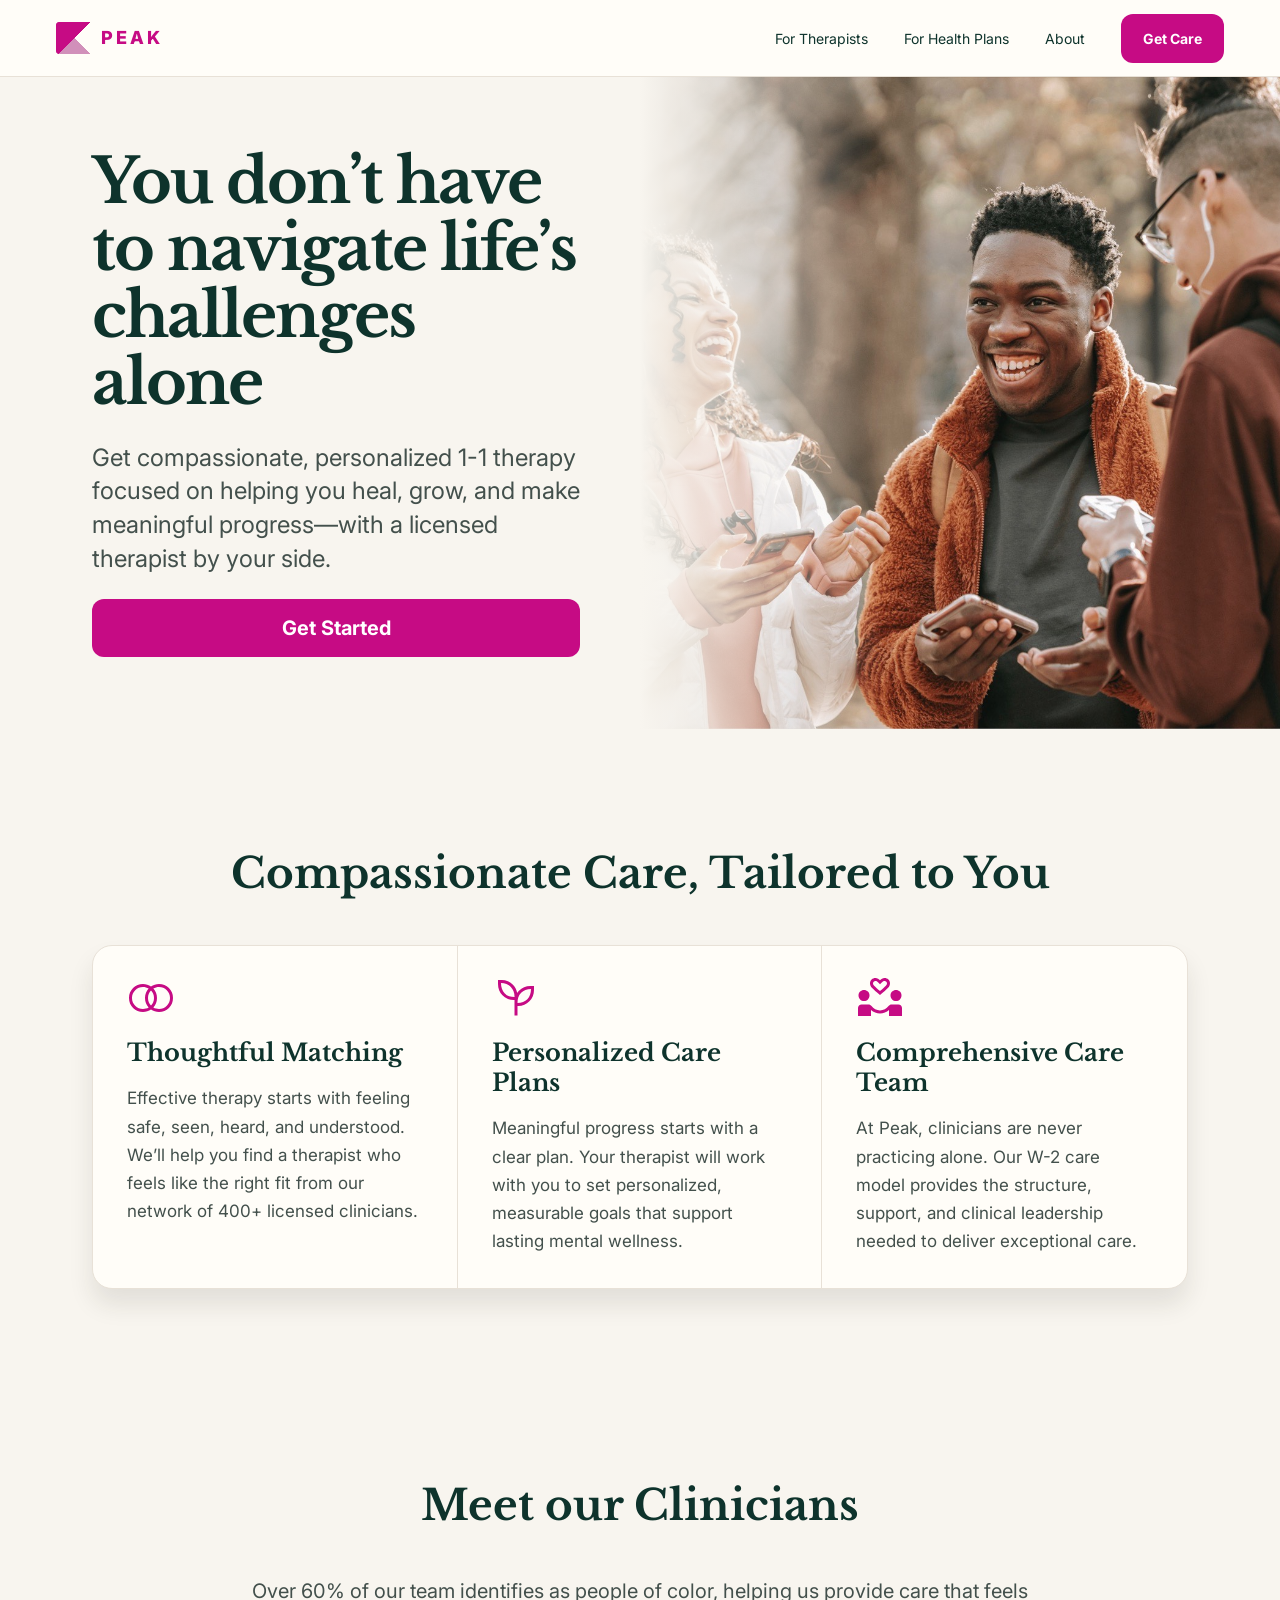
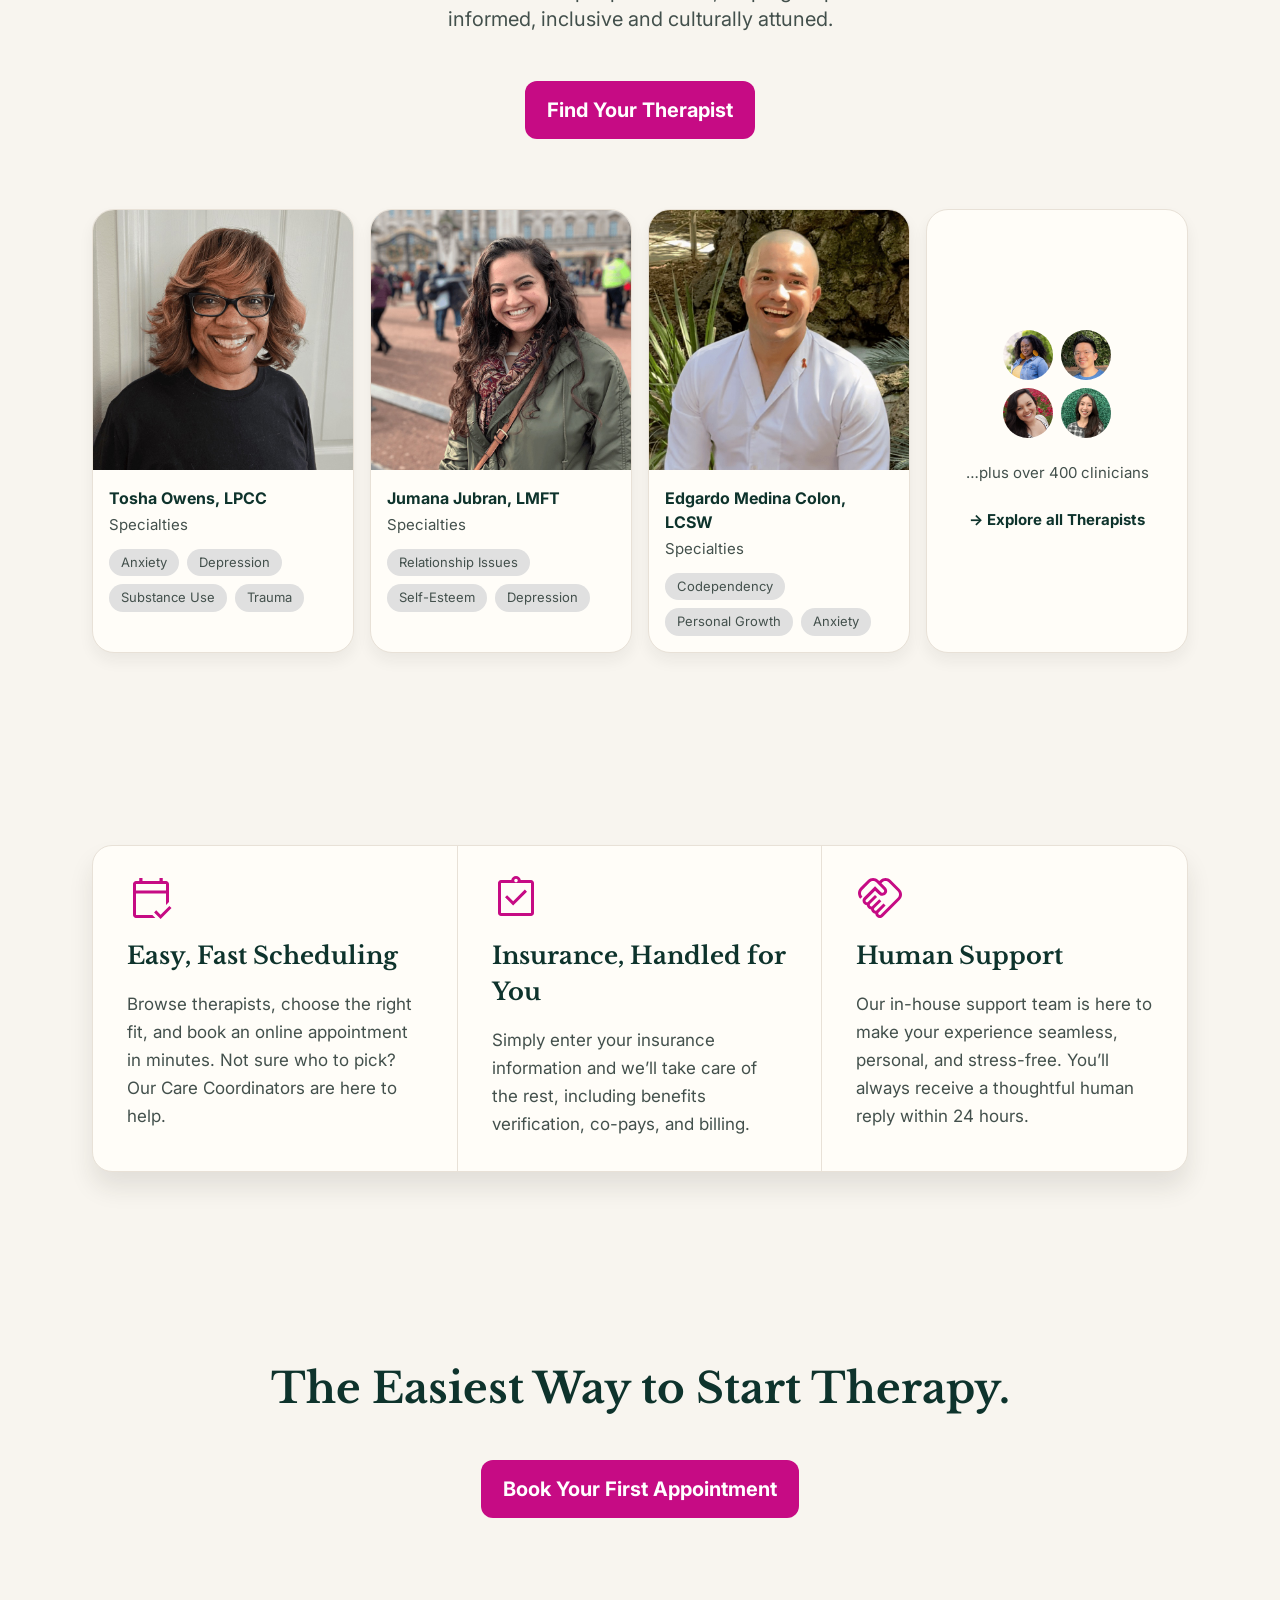
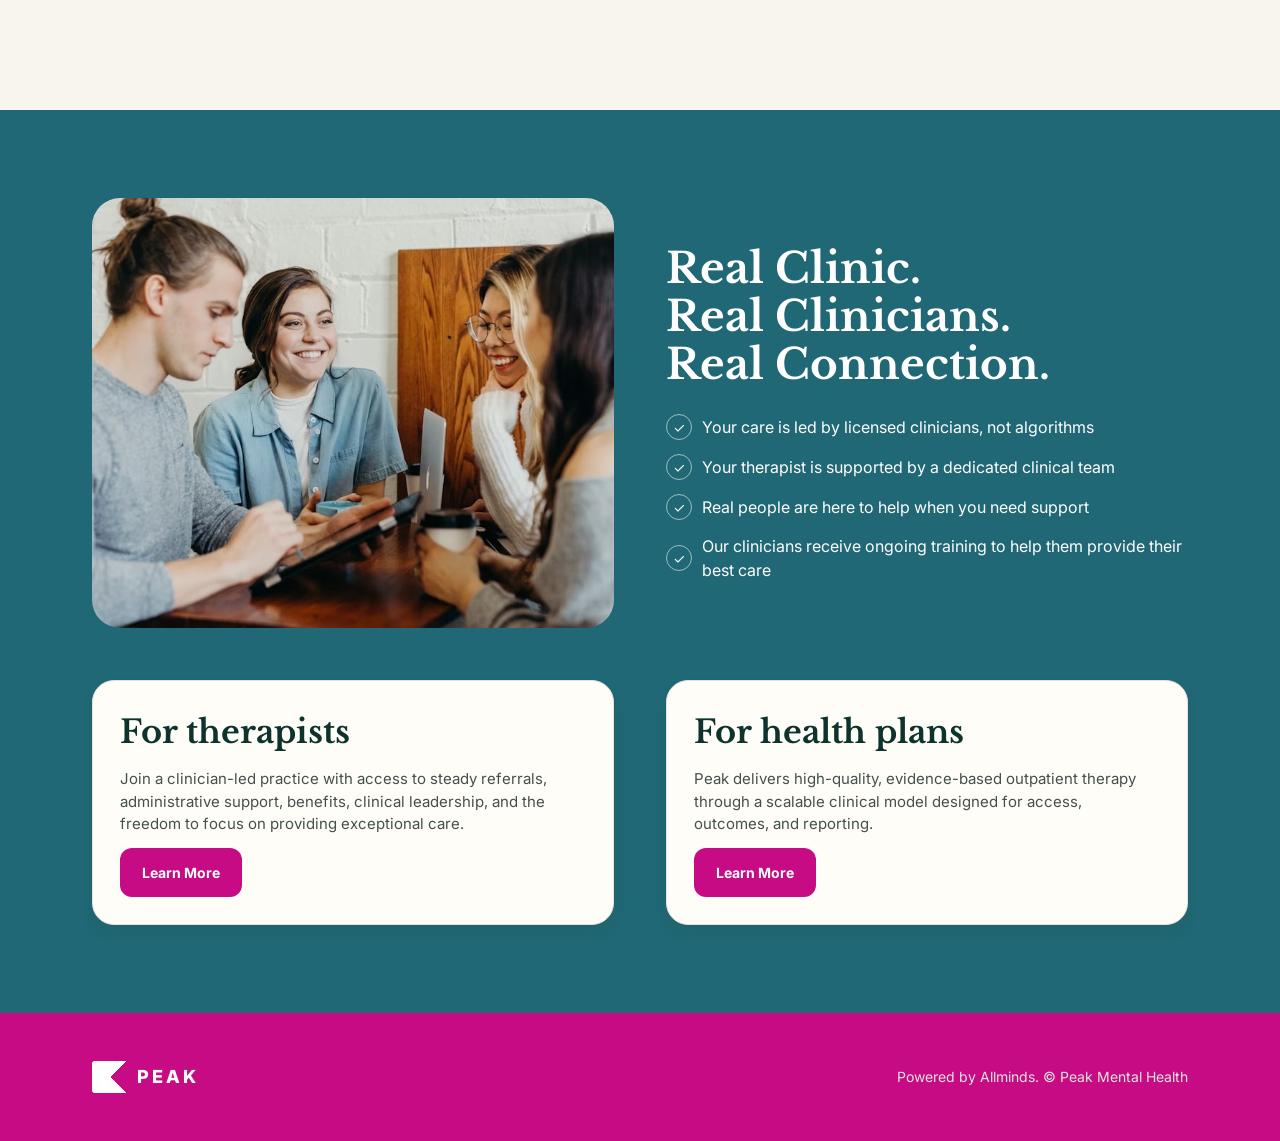
<file: index.html>
<!DOCTYPE html>
<html lang="en">
<head>
<meta charset="UTF-8" />
<meta name="viewport" content="width=device-width, initial-scale=1.0" />
<title>Peak Mental Health — Care that's accessible, inclusive, and effective</title>
<meta name="description" content="Get the support you need through 1-1 therapy focused on goals and progress, with professional help every step of the way." />
<link rel="icon" href="assets/icons/logo-mark.svg" type="image/svg+xml" />
<link rel="preconnect" href="https://fonts.googleapis.com" />
<link rel="preconnect" href="https://fonts.gstatic.com" crossorigin />
<link href="https://fonts.googleapis.com/css2?family=Libre+Baskerville:wght@400;700&family=Inter:wght@400;500;700;800&display=swap" rel="stylesheet" />
<link rel="stylesheet" href="styles.css" />
</head>
<body>

<header class="nav">
  <div class="nav__inner">
    <a class="brand" href="#top">
      <img src="assets/icons/logo-mark.svg" alt="" class="brand__mark" width="45" height="32" />
      <span class="brand__text">
        <span class="brand__name">PEAK</span>
      </span>
    </a>
    <nav class="nav__links" id="nav-links">
      <a href="therapists.html">For Therapists</a>
      <a href="health-plans.html">For Health Plans</a>
      <a href="#about">About</a>
      <a href="https://app.getallminds.com/matching" class="btn btn--pink btn--sm">Get Care</a>
    </nav>
    <button class="nav__toggle" id="nav-toggle" aria-label="Toggle menu" aria-expanded="false" aria-controls="nav-links">
      <span></span><span></span><span></span>
    </button>
  </div>
</header>

<main id="top">

  <section class="hero">
    <div class="hero__bg" aria-hidden="true">
      <img src="assets/img/hero-bg.jpg" alt="" />
      <div class="hero__gradient"></div>
    </div>
    <div class="hero__content">
      <h1>You don’t have to navigate life’s challenges alone</h1>
      <p>Get compassionate, personalized 1-1 therapy focused on helping you heal, grow, and make meaningful progress—with a licensed therapist by your side.</p>
      <a href="https://app.getallminds.com/matching" class="btn btn--pink btn--lg">Get Started</a>
    </div>
  </section>

  <section class="logos" aria-label="Insurance partners">
    <img src="assets/img/logo-1.png" alt="Insurance partner logo" />
    <img src="assets/img/logo-cigna.png" alt="Cigna" />
    <img src="assets/img/logo-3.png" alt="Insurance partner logo" />
    <img src="assets/img/logo-alliance.png" alt="Alliance" />
  </section>

  <section class="section">
    
    <div class="care-model">
      <h2 class="section__title">Compassionate Care, Tailored to You</h2>
      <div class="feature-grid">
        <div class="feature-card">
          <img src="assets/icons/icon-matching.svg" alt="" class="feature-card__icon" />
          <h3>Thoughtful Matching</h3>
          <p>Effective therapy starts with feeling safe, seen, heard, and understood. We’ll help you find a therapist who feels like the right fit from our network of 400+ licensed clinicians.</p>
        </div>
        <div class="feature-card">
          <img src="assets/icons/icon-care-plan.svg" alt="" class="feature-card__icon" />
          <h3>Personalized Care Plans</h3>
          <p>Meaningful progress starts with a clear plan. Your therapist will work with you to set personalized, measurable goals that support lasting mental wellness.</p>
        </div>
        <div class="feature-card">
          <img src="assets/icons/icon-care-team.svg" alt="" class="feature-card__icon" />
          <h3>Comprehensive Care Team</h3>
          <p>At Peak, clinicians are never practicing alone. Our W-2 care model provides the structure, support, and clinical leadership needed to deliver exceptional care.</p>
        </div>
      </div>
    </div>

    <div class="clinicians">
      <h2 class="section__title">Meet our Clinicians</h2>
      <p class="section__lead">Over 60% of our team identifies as people of color, helping us provide care that feels informed, inclusive and culturally attuned.</p>
      <a href="https://app.getallminds.com/matching" class="btn btn--pink btn--lg">Find Your Therapist</a>

      <div class="clinician-grid">
        <article class="clinician-card">
          <img src="assets/img/clinician-1.jpg" alt="Tosha Owens, LPCC" />
          <div class="clinician-card__body">
            <h3>Tosha Owens, LPCC</h3>
            <p class="clinician-card__label">Specialties</p>
            <div class="tags">
              <span>Anxiety</span><span>Depression</span><span>Substance Use</span><span>Trauma</span>
            </div>
          </div>
        </article>
        <article class="clinician-card">
          <img src="assets/img/clinician-2.jpg" alt="Jumana Jubran, LMFT" />
          <div class="clinician-card__body">
            <h3>Jumana Jubran, LMFT</h3>
            <p class="clinician-card__label">Specialties</p>
            <div class="tags">
              <span>Relationship Issues</span><span>Self-Esteem</span><span>Depression</span>
            </div>
          </div>
        </article>
        <article class="clinician-card">
          <img src="assets/img/clinician-3.jpg" alt="Edgardo Medina Colon, LCSW" />
          <div class="clinician-card__body">
            <h3>Edgardo Medina Colon, LCSW</h3>
            <p class="clinician-card__label">Specialties</p>
            <div class="tags">
              <span>Codependency</span><span>Personal Growth</span><span>Anxiety</span>
            </div>
          </div>
        </article>
        <article class="clinician-card clinician-card--more">
          <div class="avatar-grid">
            <img src="assets/img/clinician-avatar-1.jpg" alt="" />
            <img src="assets/img/clinician-avatar-2.jpg" alt="" />
            <img src="assets/img/clinician-avatar-3.jpg" alt="" />
            <img src="assets/img/clinician-avatar-4.jpg" alt="" />
          </div>
          <p class="clinician-card__more-label">&hellip;plus over 400 clinicians</p>
          <a href="https://app.getallminds.com/matching" class="clinician-card__more-link">&rarr; Explore all Therapists</a>
        </article>
      </div>
    </div>

    <div class="how-it-works">
      <div class="how-it-works__col">
        <img src="assets/icons/icon-scheduling.svg" alt="" class="feature-card__icon" />
        <h3>Easy, Fast Scheduling</h3>
        <p>Browse therapists, choose the right fit, and book an online appointment in minutes. Not sure who to pick? Our Care Coordinators are here to help.</p>
      </div>
      <div class="how-it-works__col">
        <img src="assets/icons/icon-insurance.svg" alt="" class="feature-card__icon" />
        <h3>Insurance, Handled for You</h3>
        <p>Simply enter your insurance information and we&rsquo;ll take care of the rest, including benefits verification, co-pays, and billing.</p>
      </div>
      <div class="how-it-works__col">
        <img src="assets/icons/icon-support.svg" alt="" class="feature-card__icon" />
        <h3>Human Support</h3>
        <p>Our in-house support team is here to make your experience seamless, personal, and stress-free. You&rsquo;ll always receive a thoughtful human reply within 24 hours.</p>
      </div>
    </div>

    <div class="cta-block" id="get-care">
      <h2 class="section__title">The Easiest Way to Start Therapy.</h2>
      <a href="https://app.getallminds.com/matching" class="btn btn--pink btn--lg">Book Your First Appointment</a>
    </div>
  </section>

  <section class="split-band" id="about">
    <div class="split-band__image">
      <img src="assets/img/real-clinic.jpg" alt="Clinicians collaborating at Peak Mental Health" />
    </div>
    <div class="split-band__content">
      <h2>Real Clinic.<br />Real Clinicians.<br />Real Connection.</h2>
      <ul class="checklist">
        <li><span class="check">&#10003;</span>Your care is led by licensed clinicians, not algorithms</li>
        <li><span class="check">&#10003;</span>Your therapist is supported by a dedicated clinical team</li>
        <li><span class="check">&#10003;</span>Real people are here to help when you need support</li>
        <li><span class="check">&#10003;</span>Our clinicians receive ongoing training to help them provide their best care</li>
      </ul>
    </div>
    <div class="split-band__cards">
      <div class="info-card" id="therapists">
        <h3>For therapists</h3>
        <p>Join a clinician-led practice with access to steady referrals, administrative support, benefits, clinical leadership, and the freedom to focus on providing exceptional care.</p>
        <a href="therapists.html" class="btn btn--pink btn--sm">Learn More</a>
      </div>
      <div class="info-card" id="health-plans">
        <h3>For health plans</h3>
        <p>Peak delivers high-quality, evidence-based outpatient therapy through a scalable clinical model designed for access, outcomes, and reporting.</p>
        <a href="health-plans.html" class="btn btn--pink btn--sm">Learn More</a>
      </div>
    </div>
  </section>

</main>

<footer class="footer footer--pink">
  <a class="brand" href="index.html">
    <img src="assets/icons/logo-mark.svg" alt="" class="brand__mark" width="45" height="32" />
    <span class="brand__text brand__text--light">
      <span class="brand__name">PEAK</span>
    </span>
  </a>
  <p>Powered by Allminds. &copy; Peak Mental Health</p>
</footer>

<script src="script.js"></script>
</body>
</html>
</file>
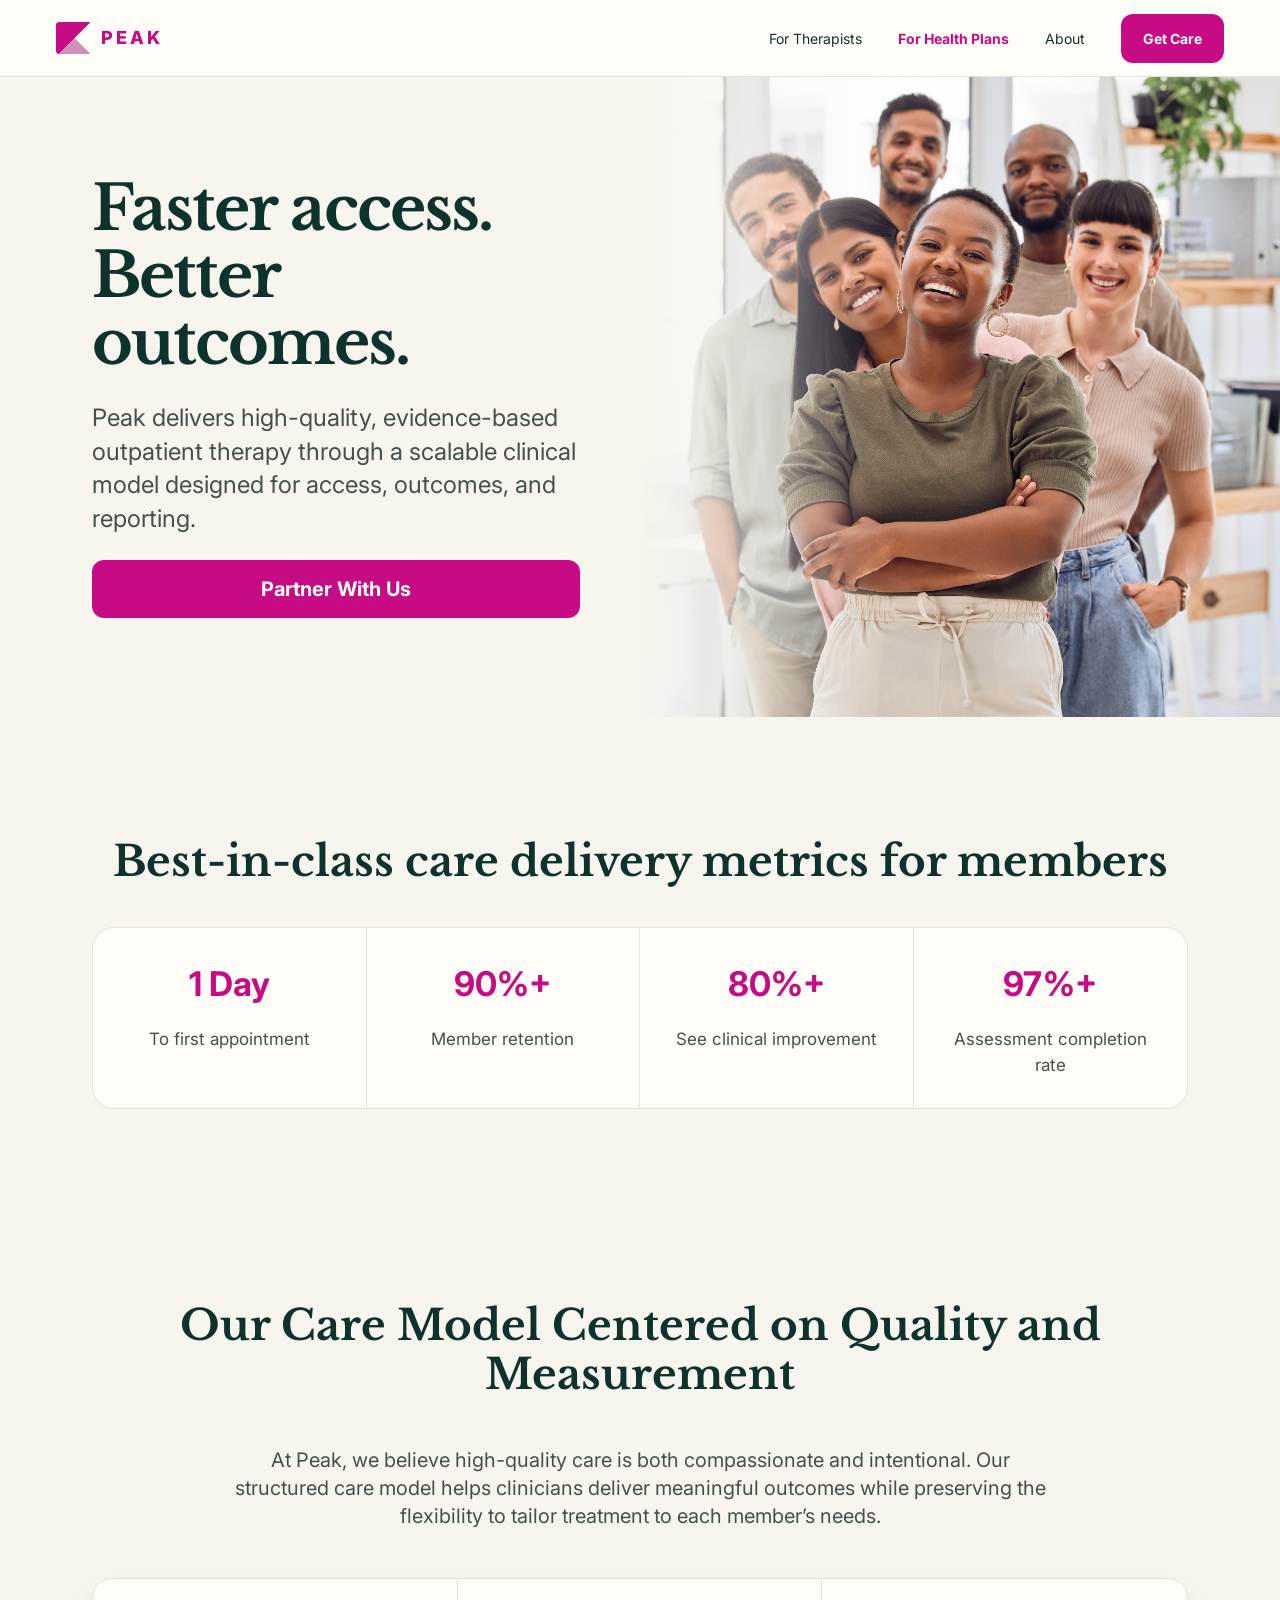
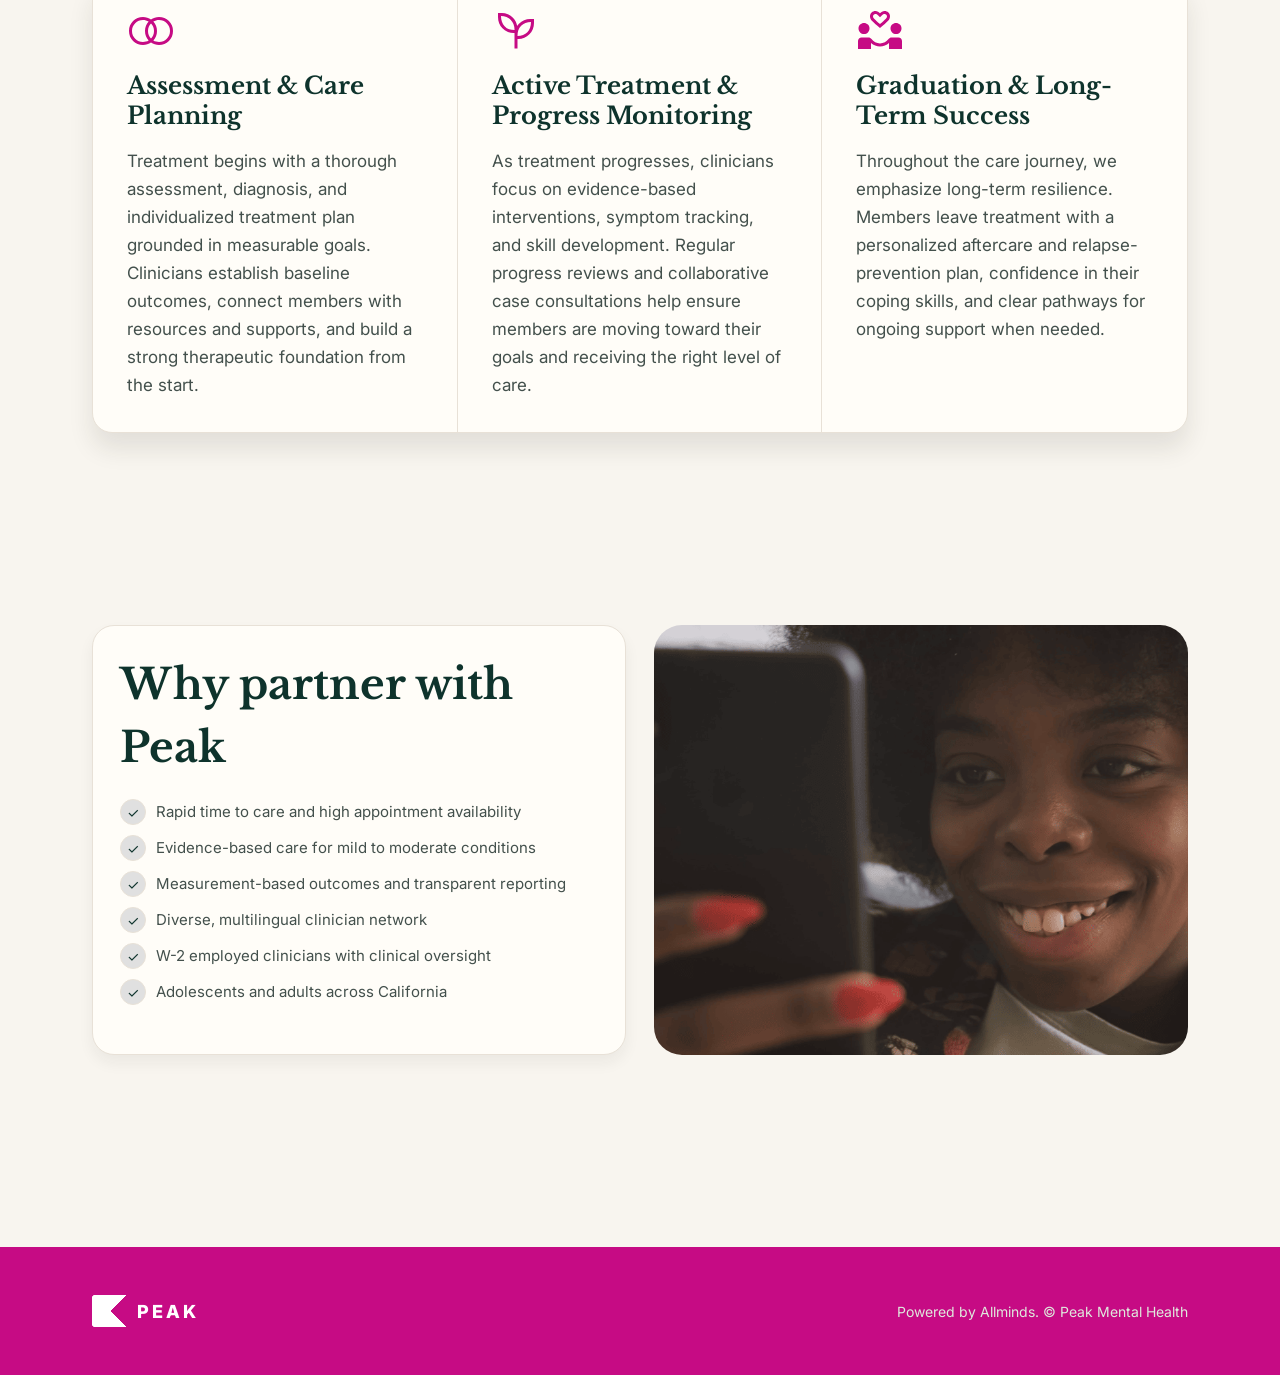
<file: health-plans.html>
<!DOCTYPE html>
<html lang="en">
<head>
<meta charset="UTF-8" />
<meta name="viewport" content="width=device-width, initial-scale=1.0" />
<title>For Health Plans — Peak Mental Health</title>
<meta name="description" content="Peak delivers high-quality, evidence-based outpatient therapy through a scalable clinical model designed for access, outcomes, and reporting." />
<link rel="icon" href="assets/icons/logo-mark.svg" type="image/svg+xml" />
<link rel="preconnect" href="https://fonts.googleapis.com" />
<link rel="preconnect" href="https://fonts.gstatic.com" crossorigin />
<link href="https://fonts.googleapis.com/css2?family=Libre+Baskerville:wght@400;700&family=Inter:wght@400;500;700;800&display=swap" rel="stylesheet" />
<link rel="stylesheet" href="styles.css" />
</head>
<body>

<header class="nav">
  <div class="nav__inner">
    <a class="brand" href="index.html">
      <img src="assets/icons/logo-mark.svg" alt="" class="brand__mark" width="45" height="32" />
      <span class="brand__text">
        <span class="brand__name">PEAK</span>
      </span>
    </a>
    <nav class="nav__links" id="nav-links">
      <a href="therapists.html">For Therapists</a>
      <a href="health-plans.html" class="is-active">For Health Plans</a>
      <a href="index.html#about">About</a>
      <a href="https://app.getallminds.com/matching" class="btn btn--pink btn--sm">Get Care</a>
    </nav>
    <button class="nav__toggle" id="nav-toggle" aria-label="Toggle menu" aria-expanded="false" aria-controls="nav-links">
      <span></span><span></span><span></span>
    </button>
  </div>
</header>

<main id="top">

  <section class="hero">
    <div class="hero__bg" aria-hidden="true">
      <img src="assets/img/clinicians.jpg" alt="" />
      <div class="hero__gradient"></div>
    </div>
    <div class="hero__content">
      <h1>Faster access. Better outcomes.</h1>
      <p>Peak delivers high-quality, evidence-based outpatient therapy through a scalable clinical model designed for access, outcomes, and reporting.</p>
      <a href="#partner" class="btn btn--pink btn--lg">Partner With Us</a>
    </div>
  </section>

  <section class="section">

    <div class="stats-block">
      <h2 class="section__title">Best-in-class care delivery metrics for members</h2>
      <div class="stats-grid">
        <div class="stat-card">
          <p class="stat-card__value">1 Day</p>
          <p class="stat-card__label">To first appointment</p>
        </div>
        <div class="stat-card">
          <p class="stat-card__value">90%+</p>
          <p class="stat-card__label">Member retention</p>
        </div>
        <div class="stat-card">
          <p class="stat-card__value">80%+</p>
          <p class="stat-card__label">See clinical improvement</p>
        </div>
        <div class="stat-card">
          <p class="stat-card__value">97%+</p>
          <p class="stat-card__label">Assessment completion rate</p>
        </div>
      </div>
    </div>

    <div class="care-model">
      <h2 class="section__title">Our Care Model Centered on Quality and Measurement</h2>
      <p class="section__lead">At Peak, we believe high-quality care is both compassionate and intentional. Our structured care model helps clinicians deliver meaningful outcomes while preserving the flexibility to tailor treatment to each member&rsquo;s needs.</p>

      <div class="feature-grid">
        <div class="feature-card">
          <img src="assets/icons/icon-matching.svg" alt="" class="feature-card__icon" />
          <h3>Assessment &amp; Care Planning</h3>
          <p>Treatment begins with a thorough assessment, diagnosis, and individualized treatment plan grounded in measurable goals. Clinicians establish baseline outcomes, connect members with resources and supports, and build a strong therapeutic foundation from the start.</p>
        </div>
        <div class="feature-card">
          <img src="assets/icons/icon-care-plan.svg" alt="" class="feature-card__icon" />
          <h3>Active Treatment &amp; Progress Monitoring</h3>
          <p>As treatment progresses, clinicians focus on evidence-based interventions, symptom tracking, and skill development. Regular progress reviews and collaborative case consultations help ensure members are moving toward their goals and receiving the right level of care.</p>
        </div>
        <div class="feature-card">
          <img src="assets/icons/icon-care-team.svg" alt="" class="feature-card__icon" />
          <h3>Graduation &amp; Long-Term Success</h3>
          <p>Throughout the care journey, we emphasize long-term resilience. Members leave treatment with a personalized aftercare and relapse-prevention plan, confidence in their coping skills, and clear pathways for ongoing support when needed.</p>
        </div>
      </div>
    </div>

    <div class="partner-grid" id="partner">
      <div class="info-card info-card--wide">
        <h3>Why partner with Peak</h3>
        <ul class="checklist checklist--dark">
          <li><span class="check check--dark">&#10003;</span>Rapid time to care and high appointment availability</li>
          <li><span class="check check--dark">&#10003;</span>Evidence-based care for mild to moderate conditions</li>
          <li><span class="check check--dark">&#10003;</span>Measurement-based outcomes and transparent reporting</li>
          <li><span class="check check--dark">&#10003;</span>Diverse, multilingual clinician network</li>
          <li><span class="check check--dark">&#10003;</span>W-2 employed clinicians with clinical oversight</li>
          <li><span class="check check--dark">&#10003;</span>Adolescents and adults across California</li>
        </ul>
      </div>
      <div class="split-band__image">
        <img src="assets/img/woman-phone.png" alt="Patient doing tele-therapy through smartphone" />
      </div>
    </div>

  </section>

</main>

<footer class="footer footer--pink">
  <a class="brand" href="index.html">
    <img src="assets/icons/logo-mark.svg" alt="" class="brand__mark" width="45" height="32" />
    <span class="brand__text brand__text--light">
      <span class="brand__name">PEAK</span>
    </span>
  </a>
  <p>Powered by Allminds. &copy; Peak Mental Health</p>
</footer>

<script src="script.js"></script>
</body>
</html>
</file>
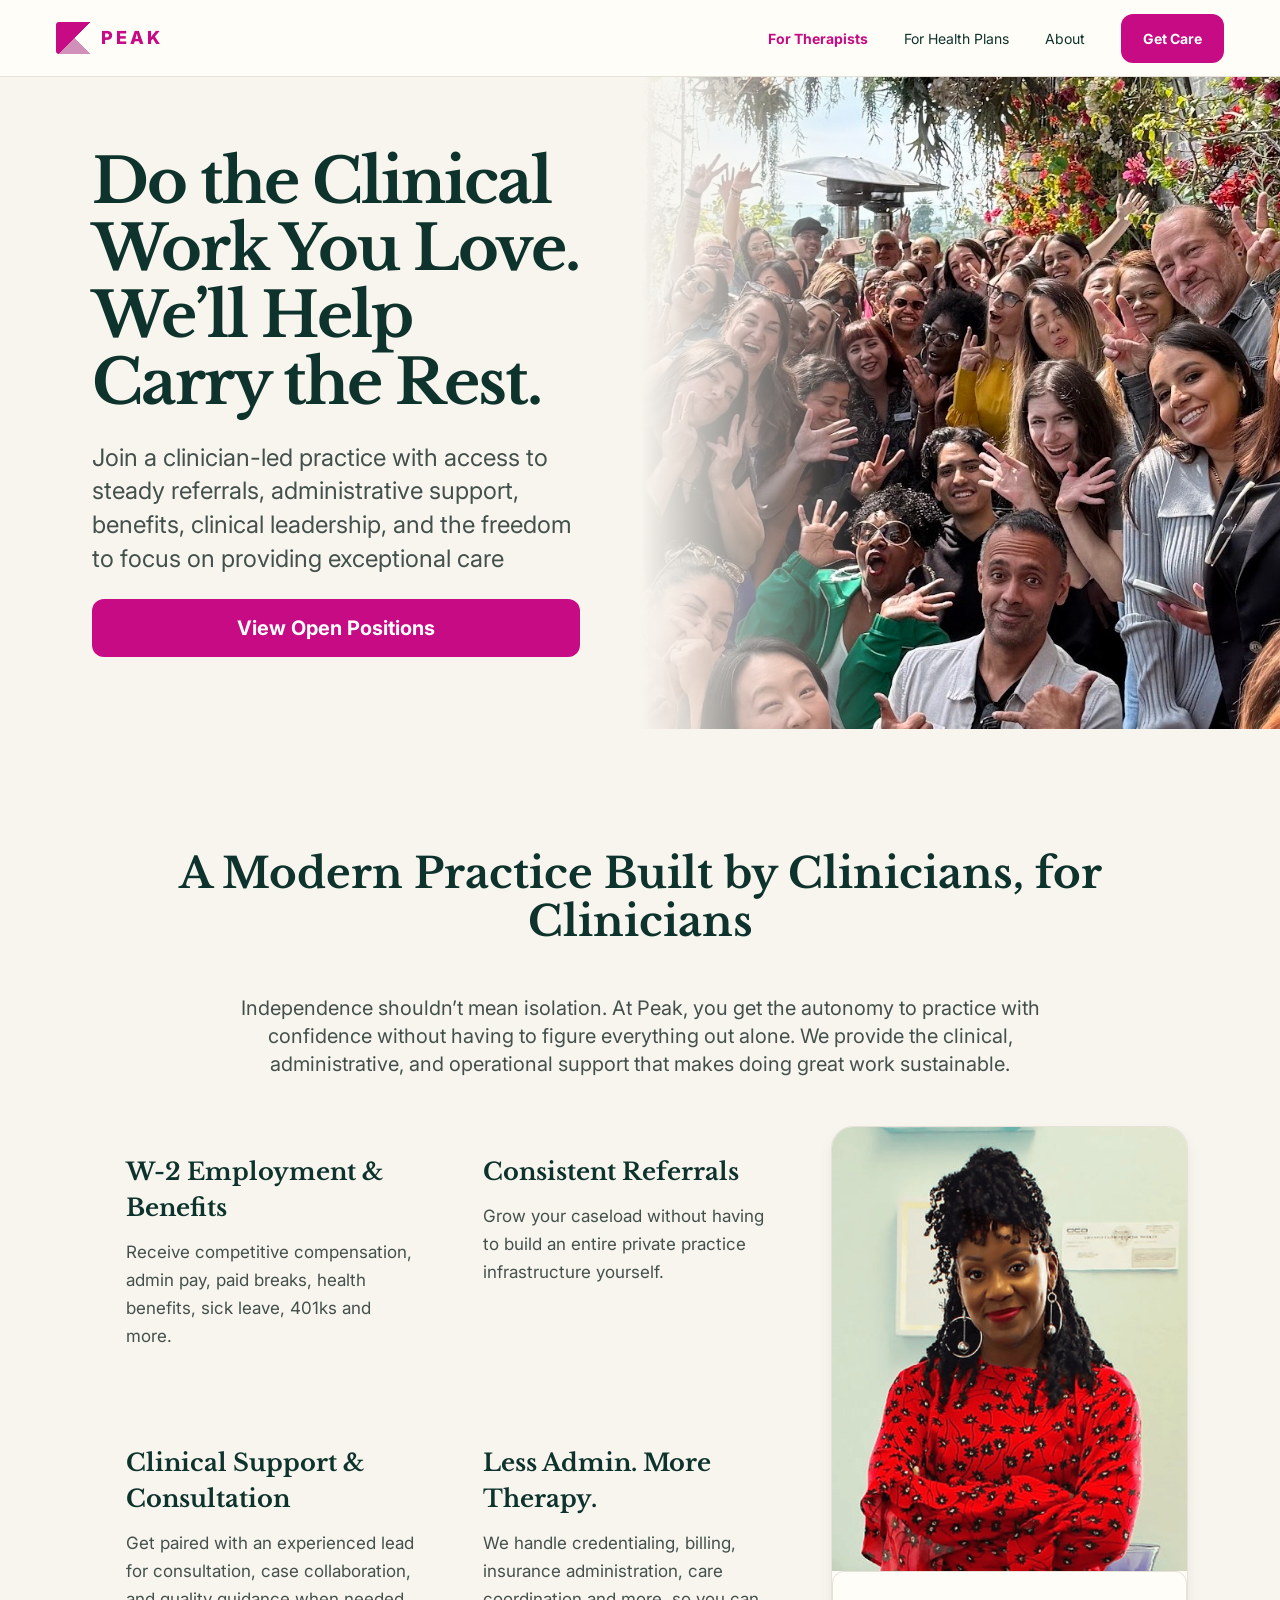
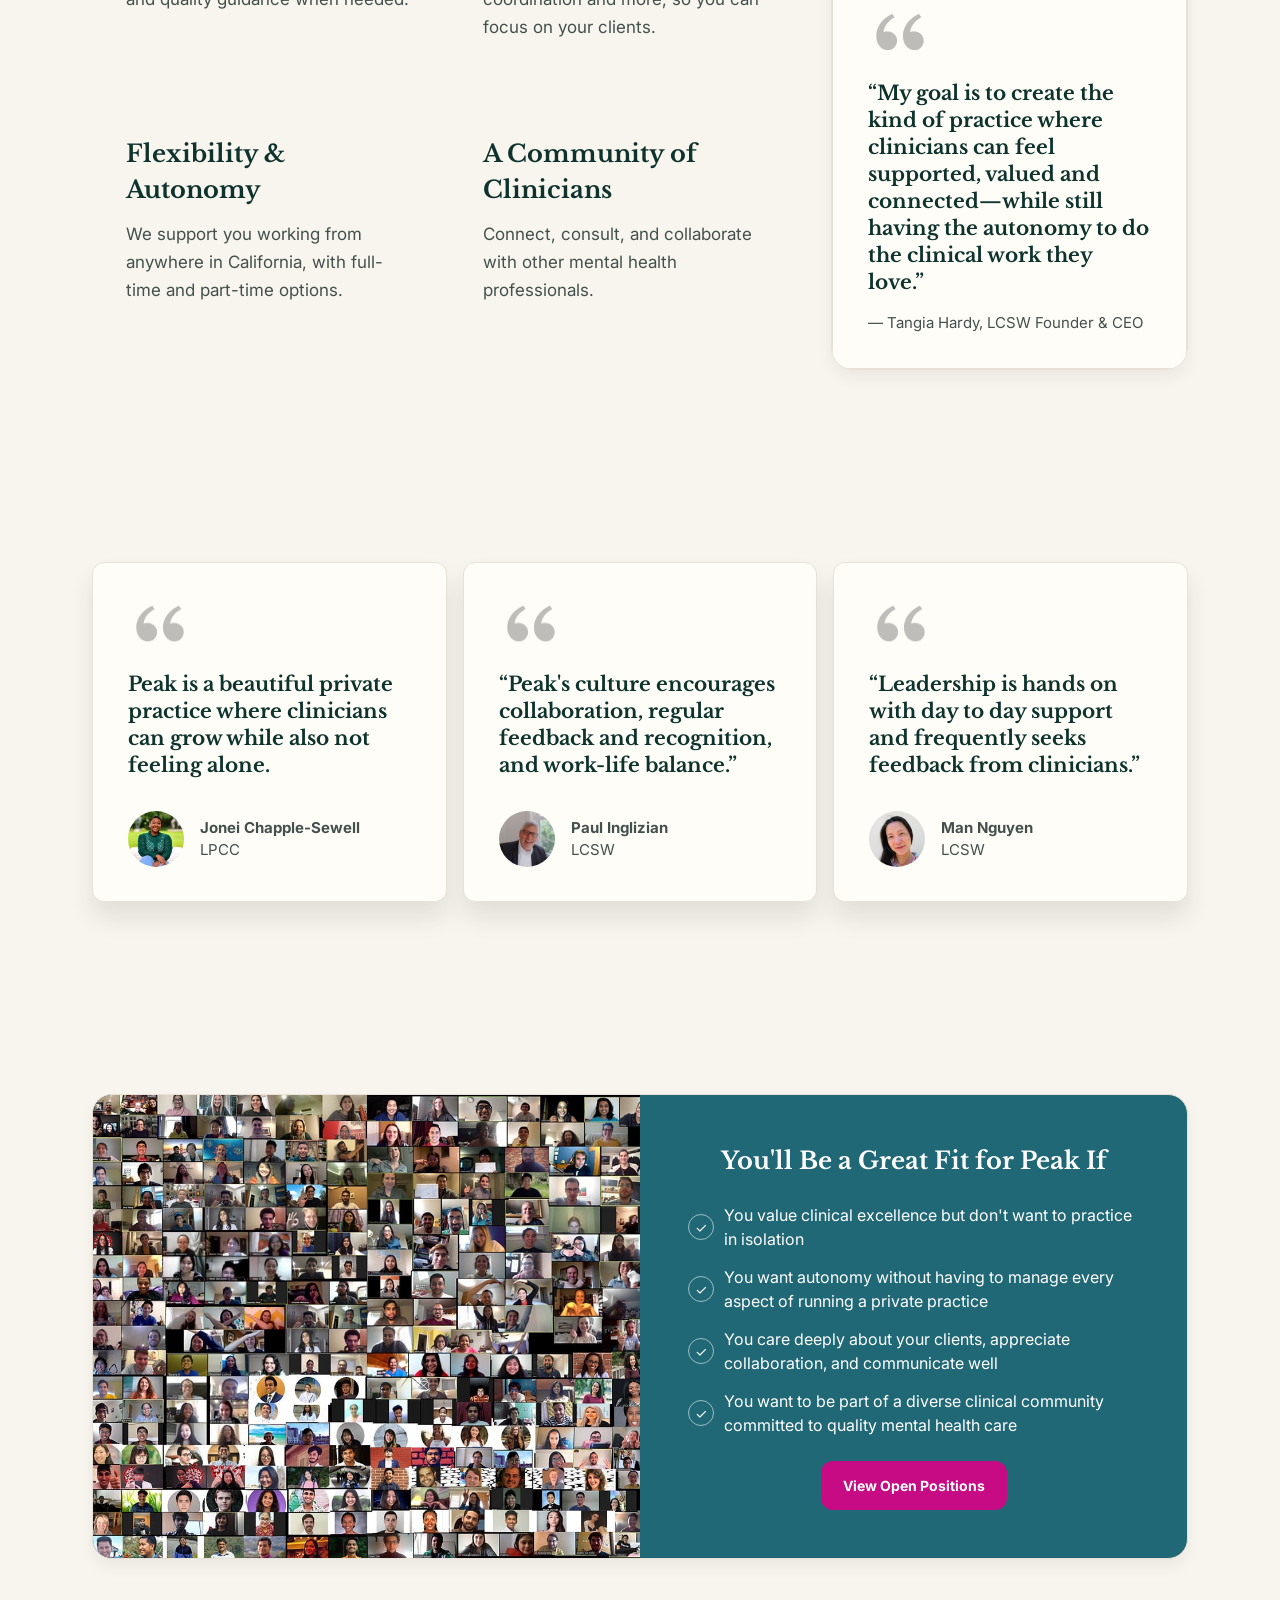
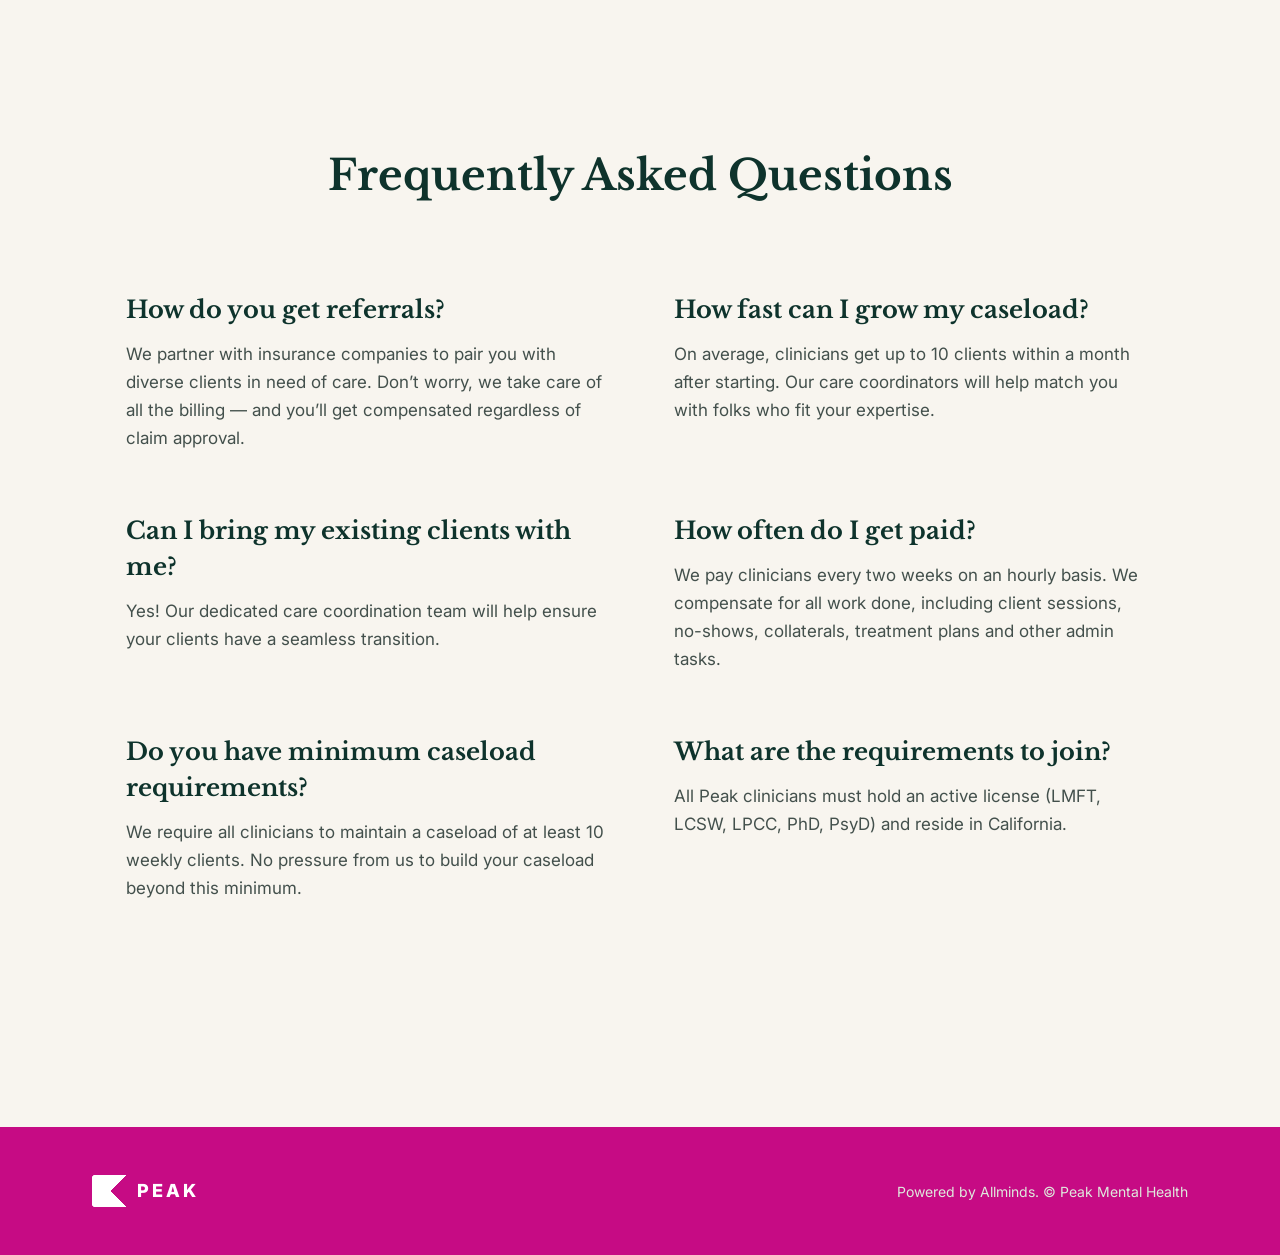
<file: therapists.html>
<!DOCTYPE html>
<html lang="en">
<head>
<meta charset="UTF-8" />
<meta name="viewport" content="width=device-width, initial-scale=1.0" />
<title>For Therapists — Peak Mental Health</title>
<meta name="description" content="Discover a clinician-founded practice where quality care, ethical standards and technology come together." />
<link rel="icon" href="assets/icons/logo-mark.svg" type="image/svg+xml" />
<link rel="preconnect" href="https://fonts.googleapis.com" />
<link rel="preconnect" href="https://fonts.gstatic.com" crossorigin />
<link href="https://fonts.googleapis.com/css2?family=Libre+Baskerville:wght@400;700&family=Inter:wght@400;500;700;800&display=swap" rel="stylesheet" />
<link rel="stylesheet" href="styles.css" />
</head>
<body>

<header class="nav">
  <div class="nav__inner">
    <a class="brand" href="index.html">
      <img src="assets/icons/logo-mark.svg" alt="" class="brand__mark" width="45" height="32" />
      <span class="brand__text">
        <span class="brand__name">PEAK</span>
      </span>
    </a>
    <nav class="nav__links" id="nav-links">
      <a href="therapists.html" class="is-active">For Therapists</a>
      <a href="health-plans.html">For Health Plans</a>
      <a href="index.html#about">About</a>
      <a href="https://app.getallminds.com/matching" class="btn btn--pink btn--sm">Get Care</a>
    </nav>
    <button class="nav__toggle" id="nav-toggle" aria-label="Toggle menu" aria-expanded="false" aria-controls="nav-links">
      <span></span><span></span><span></span>
    </button>
  </div>
</header>

<main id="top">

  <section class="hero">
    <div class="hero__bg" aria-hidden="true">
      <img src="assets/img/therapists-hero.jpg" alt="" />
      <div class="hero__gradient"></div>
    </div>
    <div class="hero__content">
      <h1>Do the Clinical Work You Love. We’ll Help Carry the Rest.</h1>
      <p>Join a clinician-led practice with access to steady referrals, administrative support, benefits, clinical leadership, and the freedom to focus on providing exceptional care</p>
      <a href="https://jobs.ashbyhq.com/allminds" class="btn btn--pink btn--lg">View Open Positions</a>
    </div>
  </section>

  <section class="section">

    <div class="practice-block">
      <h2 class="section__title">A Modern Practice Built by Clinicians, for Clinicians</h2>
      <p class="section__lead">Independence shouldn’t mean isolation. At Peak, you get the autonomy to practice with confidence without having to figure everything out alone. We provide the clinical, administrative, and operational support that makes doing great work sustainable.</p>

      <div class="practice-split">
        <div class="benefit-grid">
          <div class="benefit-card">
            <h3>W-2 Employment & Benefits</h3>
            <p>Receive competitive compensation, admin pay, paid breaks, health benefits, sick leave, 401ks and more.</p>
          </div>
          <div class="benefit-card">
            <h3>Consistent Referrals</h3>
            <p>Grow your caseload without having to build an entire private practice infrastructure yourself.</p>
          </div>
          <div class="benefit-card">
            <h3>Clinical Support & Consultation</h3>
            <p>Get paired with an experienced lead for consultation, case collaboration, and quality guidance when needed.</p>
          </div>
          <div class="benefit-card">
            <h3>Less Admin. More Therapy.</h3>
            <p>We handle credentialing, billing, insurance administration, care coordination and more, so you can focus on your clients.</p>
          </div>
          <div class="benefit-card">
            <h3>Flexibility & Autonomy</h3>
            <p>We support you working from anywhere in California, with full-time and part-time options.</p>
          </div>
          <div class="benefit-card">
            <h3>A Community of Clinicians</h3>
            <p>Connect, consult, and collaborate with other mental health professionals.</p>
          </div>
        </div>

        <article class="clinician-card practice-split__photo">
          <img src="assets/img/tangia-hardy.jpg" alt="Tangia Hardy, LCSW" />
          <div class="clinician-card__body quote-card">
            <img src="assets/img/quote.png" alt="" class="quote-card__mark" style="width: 64px!important" />
            <blockquote>&ldquo;My goal is to create the kind of practice where clinicians can feel supported, valued and connected—while still having the autonomy to do the clinical work they love.&rdquo;</blockquote>
            <p class="clinician-card__label">— Tangia Hardy, LCSW Founder &amp; CEO</p>
          </div>
        </article>
      </div>
    </div>

    <div class="quote-grid">
      <figure class="quote-card">
        <img src="assets/img/quote.png" alt="" class="quote-card__mark" />
        <blockquote>Peak is a beautiful private practice where clinicians can grow while also not feeling alone.</blockquote>
        <figcaption>
          <img src="assets/img/avatar-jonei.jpg" alt="" />
          <div><strong>Jonei Chapple-Sewell</strong><span>LPCC</span></div>
        </figcaption>
      </figure>
      <figure class="quote-card">
        <img src="assets/img/quote.png" alt="" class="quote-card__mark" />
        <blockquote>&ldquo;Peak's culture encourages collaboration, regular feedback and recognition, and work-life balance.&rdquo;</blockquote>
        <figcaption>
          <img src="assets/img/avatar-paul.jpg" alt="" />
          <div><strong>Paul Inglizian</strong><span>LCSW</span></div>
        </figcaption>
      </figure>
      <figure class="quote-card">
        <img src="assets/img/quote.png" alt="" class="quote-card__mark" />
        <blockquote>&ldquo;Leadership is hands on with day to day support and frequently seeks feedback from clinicians.&rdquo;</blockquote>
        <figcaption>
          <img src="assets/img/avatar-man.jpg" alt="" />
          <div><strong>Man Nguyen</strong><span>LCSW</span></div>
        </figcaption>
      </figure>
    </div>

    <div class="cta-split" id="open-roles">
      <div class="cta-split__image">
        <img src="assets/img/join-our-team.jpg" alt="Peak Mental Health team" />
      </div>
      <div class="cta-split__content">
        <h2 style="color: white">You'll Be a Great Fit for Peak If</h2>
        <ul class="checklist">
          <li><span class="check">&#10003;</span>You value clinical excellence but don't want to practice in isolation</li>
          <li><span class="check">&#10003;</span>You want autonomy without having to manage every aspect of running a private practice</li>
          <li><span class="check">&#10003;</span>You care deeply about your clients, appreciate collaboration, and communicate well</li>
          <li><span class="check">&#10003;</span>You want to be part of a diverse clinical community committed to quality mental health care</li>
        </ul>
        <a href="https://jobs.ashbyhq.com/allminds" class="btn btn--pink btn--sm">View Open Positions</a>
      </div>
    </div>

    <div class="faq">
      <h2 class="section__title">Frequently Asked Questions</h2>
      <div class="faq-grid">
        <div class="faq-item">
          <h3>How do you get referrals?</h3>
          <p>We partner with insurance companies to pair you with diverse clients in need of care. Don&rsquo;t worry, we take care of all the billing &mdash; and you&rsquo;ll get compensated regardless of claim approval.</p>
        </div>
        <div class="faq-item">
          <h3>How fast can I grow my caseload?</h3>
          <p>On average, clinicians get up to 10 clients within a month after starting. Our care coordinators will help match you with folks who fit your expertise.</p>
        </div>
        <div class="faq-item">
          <h3>Can I bring my existing clients with me?</h3>
          <p>Yes! Our dedicated care coordination team will help ensure your clients have a seamless transition.</p>
        </div>
        <div class="faq-item">
          <h3>How often do I get paid?</h3>
          <p>We pay clinicians every two weeks on an hourly basis. We compensate for all work done, including client sessions, no-shows, collaterals, treatment plans and other admin tasks.</p>
        </div>
        <div class="faq-item">
          <h3>Do you have minimum caseload requirements?</h3>
          <p>We require all clinicians to maintain a caseload of at least 10 weekly clients. No pressure from us to build your caseload beyond this minimum.</p>
        </div>
        <div class="faq-item">
          <h3>What are the requirements to join?</h3>
          <p>All Peak clinicians must hold an active license (LMFT, LCSW, LPCC, PhD, PsyD) and reside in California.</p>
        </div>
      </div>
    </div>

  </section>

</main>

<footer class="footer footer--pink">
  <a class="brand" href="index.html">
    <img src="assets/icons/logo-mark.svg" alt="" class="brand__mark" width="45" height="32" />
    <span class="brand__text brand__text--light">
      <span class="brand__name">PEAK</span>
    </span>
  </a>
  <p>Powered by Allminds. &copy; Peak Mental Health</p>
</footer>

<script src="script.js"></script>
</body>
</html>
</file>
<file: styles.css>
:root {
  --cream: #f8f5ef;
  --card: #fffdf8;
  --border: #e8e1d7;
  --ink: #0e332c;
  --muted: #43504c;
  --pink: #c60b84;
  --pink-dark: #a8096f;
  --teal: #206875;
  --footer: #0e3b43;
  --chip: #e0e0e0;
  --radius-lg: 22px;
  --radius-md: 20px;
  --content-width: 1256px;
  --font-serif: 'Libre Baskerville', Georgia, serif;
  --font-sans: 'Inter', -apple-system, BlinkMacSystemFont, 'Segoe UI', sans-serif;
}

* { box-sizing: border-box; }

html { scroll-behavior: smooth; }

body {
  margin: 0;
  background: var(--cream);
  color: var(--ink);
  font-family: var(--font-sans);
  line-height: 1.5;
}

img { max-width: 100%; display: block; }

h1, h2, h3 {
  font-family: var(--font-serif);
  font-weight: 700;
  color: var(--ink);
  margin: 0;
}

p { margin: 0; }

a { color: inherit; text-decoration: none; }

.btn {
  display: inline-flex;
  align-items: center;
  justify-content: center;
  border-radius: 12px;
  font-weight: 700;
  font-family: var(--font-sans);
  white-space: nowrap;
  transition: background-color 0.15s ease, transform 0.15s ease;
  border: none;
  cursor: pointer;
}

.btn--pink { background: var(--pink); color: #fff; }
.btn--pink:hover { background: var(--pink-dark); }
.btn--sm { padding: 14px 22px; font-size: 14px; }
.btn--lg { padding: 14px 22px; font-size: 20px; }

/* ---------- Nav ---------- */

.nav {
  position: sticky;
  top: 0;
  z-index: 50;
  background: var(--card);
  border-bottom: 1px solid var(--border);
}

.nav__inner {
  max-width: 1440px;
  margin: 0 auto;
  height: 76px;
  padding: 0 56px;
  display: flex;
  align-items: center;
  justify-content: space-between;
}

.brand {
  display: flex;
  align-items: center;
  gap: 0px;
}

.brand__mark { width: 45px; height: 32px; }

.brand__text {
  display: flex;
  flex-direction: column;
  font-weight: 800;
  color: var(--pink);
  line-height: 1.2;
}

.brand__name { font-size: 18px; letter-spacing: 3px; }
.brand__sub { font-size: 8px; letter-spacing: 2px; }

.nav__links {
  display: flex;
  align-items: center;
  gap: 36px;
  font-size: 14px;
}

.nav__toggle {
  display: none;
  flex-direction: column;
  gap: 5px;
  background: none;
  border: none;
  padding: 8px;
  cursor: pointer;
}

.nav__toggle span {
  width: 24px;
  height: 2px;
  background: var(--ink);
  border-radius: 2px;
}

/* ---------- Hero ---------- */

.hero {
  position: relative;
  display: grid;
  grid-template-columns: 1fr 1fr;
  align-items: center;
  min-height: 640px;
  overflow: hidden;
  margin: 0 auto;
}

.hero__bg {
  grid-column: 2;
  grid-row: 1;
  position: relative;
  height: 100%;
  min-height: 640px;
}

.hero__bg img {
  position: absolute;
  inset: 0;
  width: 100%;
  height: 100%;
  object-fit: cover;
}

.hero__gradient {
  position: absolute;
  inset: 0;
  background: linear-gradient(to right, var(--cream) 0%, rgba(248, 245, 239, 0.7) 12%, rgba(248, 245, 239, 0) 38%);
}

.hero__content {
  grid-column: 1;
  grid-row: 1;
  position: relative;
  z-index: 1;
  max-width: 620px;
  padding: 72px 40px 72px 92px;
  display: flex;
  flex-direction: column;
  gap: 24px;
}

.hero__content h1 {
  font-size: 62px;
  line-height: 1.08;
  letter-spacing: -2px;
}

.hero__content p {
  font-size: 24px;
  line-height: 1.4;
  color: var(--muted);
  max-width: 520px;
}

/* ---------- Logos strip ---------- */

.logos {
  margin: 0 auto;
  display: flex;
  align-items: center;
  justify-content: center;
  flex-wrap: wrap;
  gap: 64px;
  padding: 48px 40px;
  display:none;
}

.logos img {
  height: 48px;
  width: auto;
  filter: grayscale(1);
  opacity: 0.75;
}

/* ---------- Section shell ---------- */

.section {
  max-width: 1440px;
  margin: 0 auto;
  padding: 120px 92px 192px;
  display: flex;
  flex-direction: column;
  gap: 192px;
}

.section__title {
  font-size: 42px;
  line-height: 1.15;
  text-align: center;
}

.section__lead {
  font-size: 20px;
  line-height: 1.4;
  color: var(--muted);
  text-align: center;
  max-width: 820px;
  margin: 0 auto;
}

/* ---------- Feature grid ---------- */

.feature-grid {
  display: grid;
  grid-template-columns: repeat(3, 1fr);
  background: var(--card);
  border: 1px solid var(--border);
  border-radius: var(--radius-md);
  box-shadow: 0 16px 25px rgba(44, 36, 27, 0.1);
  overflow: hidden;
}

.feature-card {
  padding: 28px 34px 33px;
  display: flex;
  flex-direction: column;
  gap: 16px;
  border-right: 1px solid var(--border);
}

.feature-card:last-child { border-right: none; }

.feature-card__icon { width: 48px; height: 48px; }

.feature-card h3 { font-size: 24px; line-height: 1.25; }

.feature-card p { color: var(--muted); font-size: 17px; line-height: 1.65; }

/* ---------- Clinicians ---------- */

.clinicians {
  display: flex;
  flex-direction: column;
  align-items: center;
  gap: 48px;
  text-align: center;
}

.clinician-grid {
  display: grid;
  grid-template-columns: repeat(4, 1fr);
  gap: 16px;
  width: 100%;
  text-align: left;
  margin-top: 22px;
}

.clinician-card {
  background: var(--card);
  border: 1px solid var(--border);
  border-radius: var(--radius-lg);
  box-shadow: 0 8px 15px rgba(34, 32, 28, 0.06);
  overflow: hidden;
  display: flex;
  flex-direction: column;
}

.clinician-card img { width: 100%; aspect-ratio: 1 / 1; object-fit: cover; }

.clinician-card__body {
  padding: 16px;
  display: flex;
  flex-direction: column;
  gap: 4px;
}

.clinician-card h3 { font-family: var(--font-sans); font-size: 16px; font-weight: 700; }

.clinician-card__label { color: var(--muted); font-size: 15px; }

.tags {
  display: flex;
  flex-wrap: wrap;
  gap: 8px;
  margin-top: 8px;
}

.tags span {
  background: var(--chip);
  color: var(--muted);
  font-size: 13px;
  padding: 4px 12px;
  border-radius: 14px;
}

.clinician-card--more {
  align-items: center;
  justify-content: center;
  text-align: center;
  gap: 24px;
  padding: 40px 20px;
}

.avatar-grid {
  display: grid;
  grid-template-columns: repeat(2, 1fr);
  gap: 8px;
  width: 108px;
}

.avatar-grid img {
  width: 50px;
  height: 50px;
  border-radius: 50%;
  aspect-ratio: 1 / 1;
  object-fit: cover;
}

.clinician-card__more-label { color: var(--muted); font-size: 15px; }
.clinician-card__more-link { font-weight: 700; font-size: 15px; }

/* ---------- How it works ---------- */

.how-it-works {
  display: grid;
  grid-template-columns: repeat(3, 1fr);
  background: var(--card);
  border: 1px solid var(--border);
  border-radius: var(--radius-md);
  box-shadow: 0 16px 25px rgba(44, 36, 27, 0.1);
  overflow: hidden;
}

.how-it-works__col {
  padding: 28px 34px 33px;
  display: flex;
  flex-direction: column;
  gap: 16px;
  border-right: 1px solid var(--border);
}

.how-it-works__col:last-child { border-right: none; }

.how-it-works__col .feature-card__icon { width: 48px; height: 48px; }

.how-it-works__col h3 { font-size: 24px; }

.how-it-works__col p { color: var(--muted); font-size: 17px; line-height: 1.65; }

/* ---------- CTA block ---------- */

.cta-block {
  display: flex;
  flex-direction: column;
  align-items: center;
  gap: 48px;
  text-align: center;
}

/* ---------- Split band ---------- */

.split-band {
  margin: 0 auto;
  background: var(--teal);
  padding: 88px 92px;
  display: grid;
  grid-template-columns: 1fr 1fr;
  gap: 52px;
  position: relative;
}

.split-band__image {
  border-radius: 28px;
  overflow: hidden;
  height: 430px;
}

.split-band__image img { width: 100%; height: 100%; object-fit: cover; }

.split-band__content {
  color: #fff;
  display: flex;
  flex-direction: column;
  gap: 26px;
  justify-content: center;
}

.split-band__content h2 {
  color: #fff;
  font-size: 42px;
  line-height: 1.15;
}

.checklist {
  list-style: none;
  margin: 0;
  padding: 0;
  display: flex;
  flex-direction: column;
  gap: 14px;
  font-size: 16px;
}

.checklist li { display: flex; align-items: center; gap: 10px; }

.check {
  width: 26px;
  height: 26px;
  min-width: 26px;
  border: 1px solid rgba(255, 255, 255, 0.55);
  border-radius: 50%;
  display: inline-flex;
  align-items: center;
  justify-content: center;
  font-size: 14px;
}

.split-band__cards {
  grid-column: 1 / -1;
  display: grid;
  grid-template-columns: repeat(2, 1fr);
  gap: 52px;
}

.info-card {
  background: var(--card);
  border: 1px solid var(--border);
  border-radius: var(--radius-lg);
  box-shadow: 0 8px 15px rgba(34, 32, 28, 0.06);
  padding: 27px;
  display: flex;
  flex-direction: column;
  gap: 12px;
  align-items: flex-start;
}

.info-card h3 { font-size: 32px; }

.info-card p { color: var(--muted); font-size: 15px; }

/* ---------- Nav active state ---------- */

.nav__links a.is-active { color: var(--pink); font-weight: 700; }

/* ---------- Hero label (health plans) ---------- */

.hero__label {
  font-family: var(--font-sans);
  font-weight: 700;
  font-size: 14px;
  letter-spacing: 1.12px;
  text-transform: uppercase;
  color: var(--teal);
}

/* ---------- Practice block (therapists) ---------- */

.practice-block {
  display: flex;
  flex-direction: column;
  align-items: center;
  gap: 48px;
  text-align: center;
}

.practice-split {
  display: grid;
  grid-template-columns: 2fr 1fr;
  gap: 24px;
  width: 100%;
  text-align: left;
  align-items: stretch;
}

.benefit-grid {
  display: grid;
  grid-template-columns: repeat(2, 1fr);
}

.benefit-card {
  padding: 28px 34px 33px;
  display: flex;
  flex-direction: column;
  gap: 12px;
}

.benefit-card:nth-child(2n) { border-right: none; }
.benefit-card:nth-last-child(-n+2) { border-bottom: none; }

.benefit-card h3 { font-size: 24px; }
.benefit-card p { color: var(--muted); font-size: 17px; line-height: 1.65; }

.practice-split__photo { height: 100%; }
.practice-split__photo img { aspect-ratio: auto; }

/* ---------- Quote grid (testimonials) ---------- */

.quote-grid {
  display: grid;
  grid-template-columns: repeat(3, 1fr);
  gap: 16px;
  width: 100%;
}

.quote-card {
  background: var(--card);
  border: 1px solid var(--border);
  border-radius: 12px;
  box-shadow: 0 16px 25px rgba(44, 36, 27, 0.1);
  padding: 29px 35px 34px;
  margin: 0;
  display: flex;
  flex-direction: column;
  gap: 16px;
}

.quote-card__mark { width: 64px; height: 63px; opacity: 0.25; }

.quote-card blockquote {
  margin: 0;
  font-family: var(--font-serif);
  font-weight: 700;
  font-size: 20px;
  line-height: 1.35;
  color: var(--ink);
}

.quote-card figcaption {
  display: flex;
  align-items: center;
  gap: 16px;
  margin-top: auto;
  padding-top: 16px;
}

.quote-card figcaption img {
  width: 56px;
  height: 56px;
  border-radius: 50%;
  object-fit: cover;
}

.quote-card figcaption div {
  display: flex;
  flex-direction: column;
  font-size: 15px;
  color: var(--muted);
}

/* ---------- CTA split (join our team) ---------- */

.cta-split {
  display: grid;
  grid-template-columns: 1fr 1fr;
  background: var(--teal);
  border: 1px solid var(--border);
  border-radius: var(--radius-md);
  box-shadow: 0 8px 15px rgba(34, 32, 28, 0.06);
  overflow: hidden;
  width: 100%;
  color: white;
}

.cta-split__image img { width: 100%; height: 100%; object-fit: cover; display: block; }

.cta-split__content {
  display: flex;
  flex-direction: column;
  align-items: center;
  justify-content: center;
  gap: 24px;
  padding: 48px;
}

/* ---------- FAQ ---------- */

.faq {
  display: flex;
  flex-direction: column;
  align-items: center;
  gap: 64px;
  width: 100%;
}

.faq-grid {
  display: grid;
  grid-template-columns: repeat(2, 1fr);
  width: 100%;
}

.faq-item {
  padding: 28px 34px 33px;
  display: flex;
  flex-direction: column;
  gap: 12px;
}

.faq-item:nth-child(2n) { border-right: none; }
.faq-item:nth-last-child(-n+2) { border-bottom: none; }

.faq-item h3 { font-size: 24px; }
.faq-item p { color: var(--muted); font-size: 17px; line-height: 1.65; }

/* ---------- Stats block (health plans) ---------- */

.stats-block {
  display: flex;
  flex-direction: column;
  align-items: center;
  gap: 42px;
  width: 100%;
}

.stats-grid {
  display: grid;
  grid-template-columns: repeat(4, 1fr);
  background: var(--card);
  border: 1px solid var(--border);
  border-radius: var(--radius-lg);
  width: 100%;
  overflow: hidden;
}

.stat-card {
  padding: 30px;
  text-align: center;
  border-right: 1px solid var(--border);
  display: flex;
  flex-direction: column;
  gap: 18px;
}

.stat-card:last-child { border-right: none; }

.stat-card__value {
  font-family: var(--font-sans);
  font-weight: 700;
  font-size: 34px;
  color: var(--pink);
}

.stat-card__label { color: var(--muted); font-size: 17px; }

/* ---------- Care model (reuses .feature-grid) ---------- */

.care-model {
  display: flex;
  flex-direction: column;
  align-items: center;
  gap: 48px;
  width: 100%;
}

/* ---------- Partner grid (health plans) ---------- */

.partner-grid {
  display: grid;
  grid-template-columns: repeat(2, 1fr);
  gap: 28px;
  width: 100%;
}

.info-card--wide { gap: 20px; }
.info-card--wide h3 { font-size: 42px; }

.checklist--dark { color: var(--muted); font-size: 15px; gap: 10px; }
.check--dark {
  border-color: var(--border);
  background: var(--chip);
  color: var(--ink);
}

.accept-grid {
  display: grid;
  grid-template-columns: repeat(2, 1fr);
  gap: 20px 51px;
  background: var(--cream);
  border: 1px solid var(--border);
  border-radius: var(--radius-lg);
  padding: 31px;
  width: 100%;
}

.accept-grid span {
  font-weight: 800;
  font-size: 22px;
  color: #246052;
}

/* ---------- Footer ---------- */

.footer {
  background: var(--footer);
  color: #dfe9dd;
  text-align: right;
  padding: 48px 92px;
  font-size: 14px;
}

.footer--pink {
  background: var(--pink);
  display: flex;
  align-items: center;
  justify-content: space-between;
  text-align: left;
  gap: 24px;
  flex-wrap: wrap;
}

.footer--pink .brand__text--light { color: #fff; }
.footer--pink .brand__mark { filter: brightness(0) invert(1); }

/* ---------- Responsive ---------- */

@media (max-width: 1100px) {
  .section { padding: 56px 40px 96px; }
  .split-band { padding: 72px 40px 0; }
  .footer { padding: 40px 40px; }
  .feature-grid, .how-it-works { grid-template-columns: 1fr; }
  .feature-card, .how-it-works__col { border-right: none; border-bottom: 1px solid var(--border); }
  .feature-card:last-child, .how-it-works__col:last-child { border-bottom: none; }
  .clinician-grid { grid-template-columns: repeat(2, 1fr); }

  .practice-split { grid-template-columns: 1fr; }
  .practice-split__photo img { height: 260px; }
  .quote-grid { grid-template-columns: 1fr; }
  .cta-split { grid-template-columns: 1fr; }
  .cta-split__image img { height: 260px; }
  .faq-grid { grid-template-columns: 1fr; }
  .faq-item { border-right: none; border-bottom: 1px solid var(--border); }
  .faq-item:last-child { border-bottom: none; }
  .stats-grid { grid-template-columns: repeat(2, 1fr); }
  .stat-card:nth-child(2n) { border-right: none; }
  .stat-card:nth-child(n+3) { border-top: 1px solid var(--border); }
  .partner-grid { grid-template-columns: 1fr; }
}

@media (max-width: 900px) {
  .nav__inner { padding: 0 24px; }
  .nav__links {
    position: absolute;
    top: 76px;
    left: 0;
    right: 0;
    z-index: 40;
    background: var(--card);
    border-bottom: 1px solid var(--border);
    flex-direction: column;
    align-items: flex-start;
    gap: 20px;
    padding: 24px;
    display: none;
  }
  .nav__links.is-open { display: flex; }
  .nav__toggle { display: flex; }

  .hero { grid-template-columns: 1fr; }
  .hero__bg { grid-row: 1; grid-column: 1; min-height: 320px; height: 320px; position: relative; order: 1; }
  .hero__gradient { background: linear-gradient(to top, var(--cream) 0%, rgba(248,245,239,0.3) 40%, rgba(248,245,239,0) 100%); }
  .hero__content { grid-row: 2; grid-column: 1; order: 2; padding: 40px 24px; max-width: none; }
  .hero__content h1 { font-size: 40px; letter-spacing: -1px; }
  .hero__content p { font-size: 18px; max-width: none; }

  .logos { gap: 32px; padding: 32px 24px; }

  .split-band { grid-template-columns: 1fr; }
  .split-band__cards { grid-template-columns: 1fr; transform: none; margin-top: 28px; padding-bottom: 40px; }
  .split-band__image { height: 280px; }

  .clinician-grid { grid-template-columns: 1fr; }

  .benefit-grid { grid-template-columns: 1fr; }
  .benefit-card { border-right: none !important; border-bottom: 1px solid var(--border); }
  .benefit-card:last-child { border-bottom: none; }
  .accept-grid { grid-template-columns: 1fr; }
}

@media (max-width: 560px) {
  .section__title { font-size: 30px; }
  .hero__content h1 { font-size: 32px; }
  .footer { text-align: center; }
}
</file>
